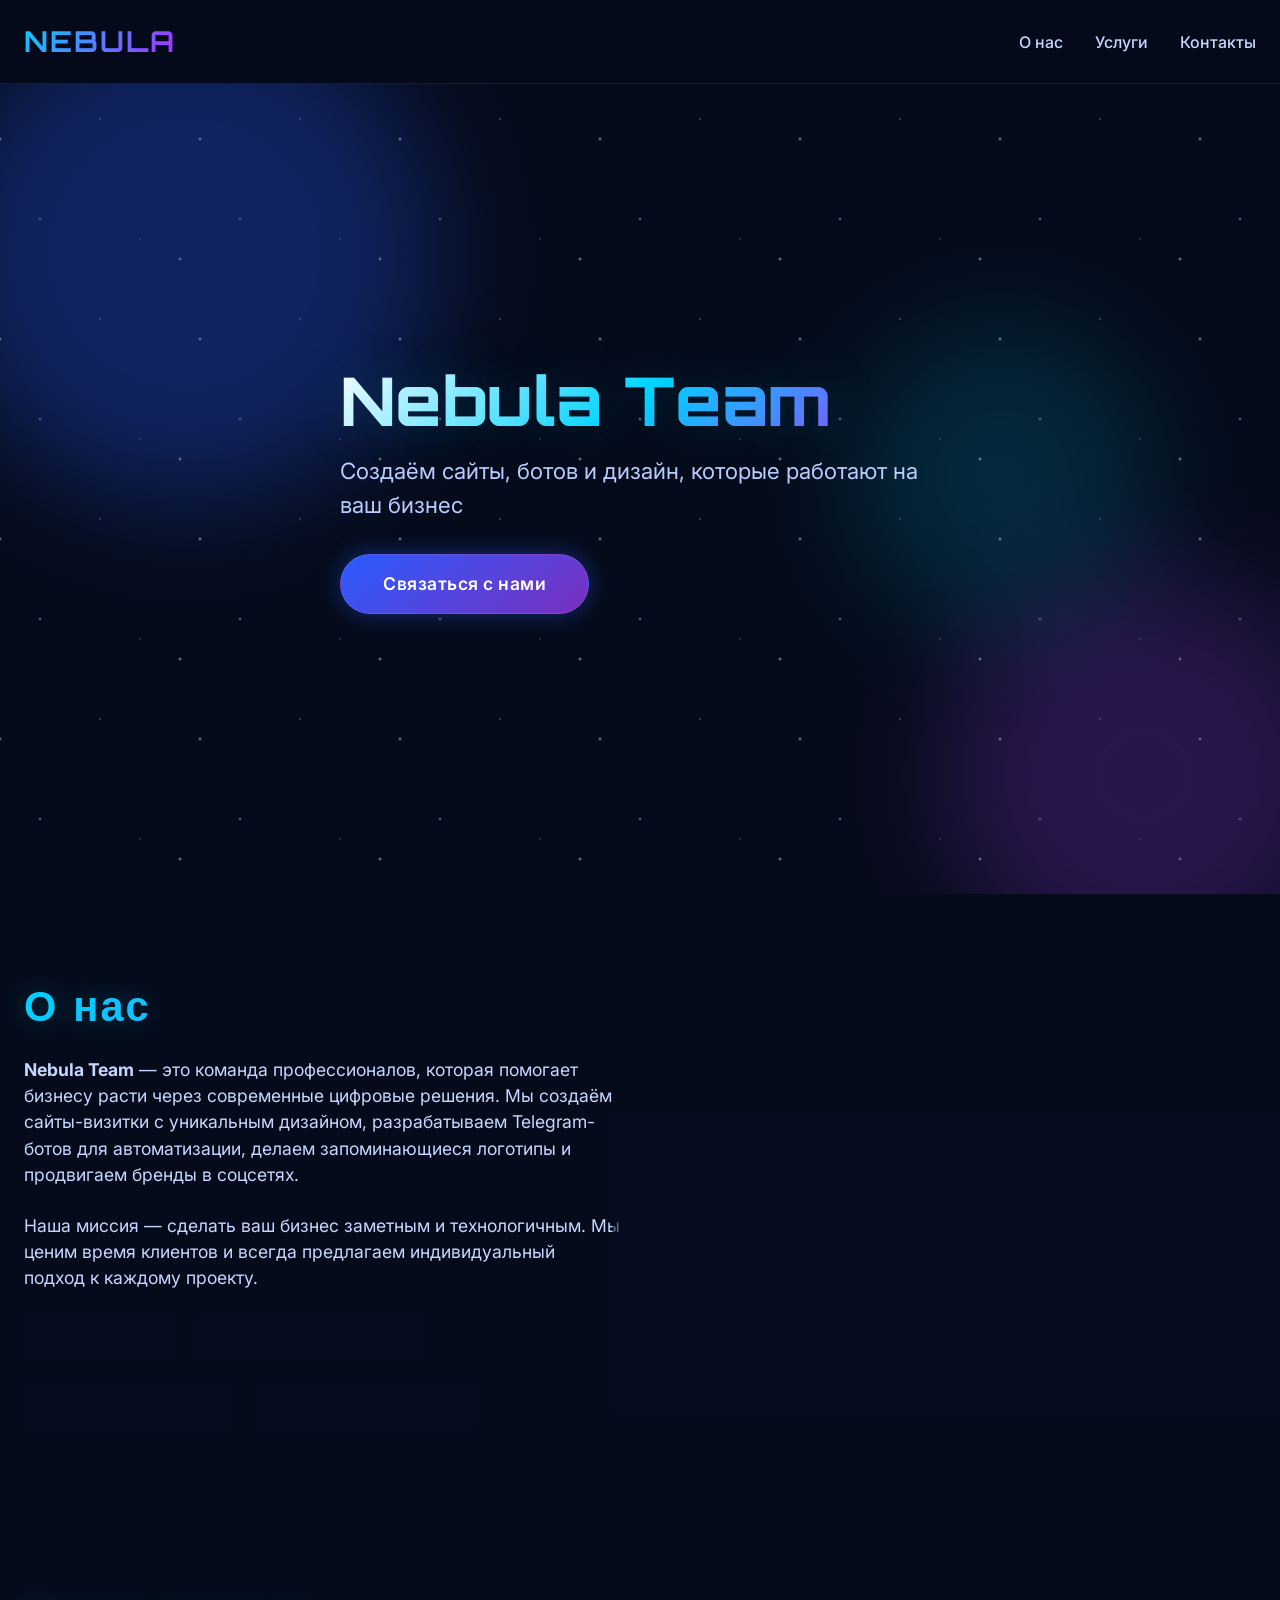
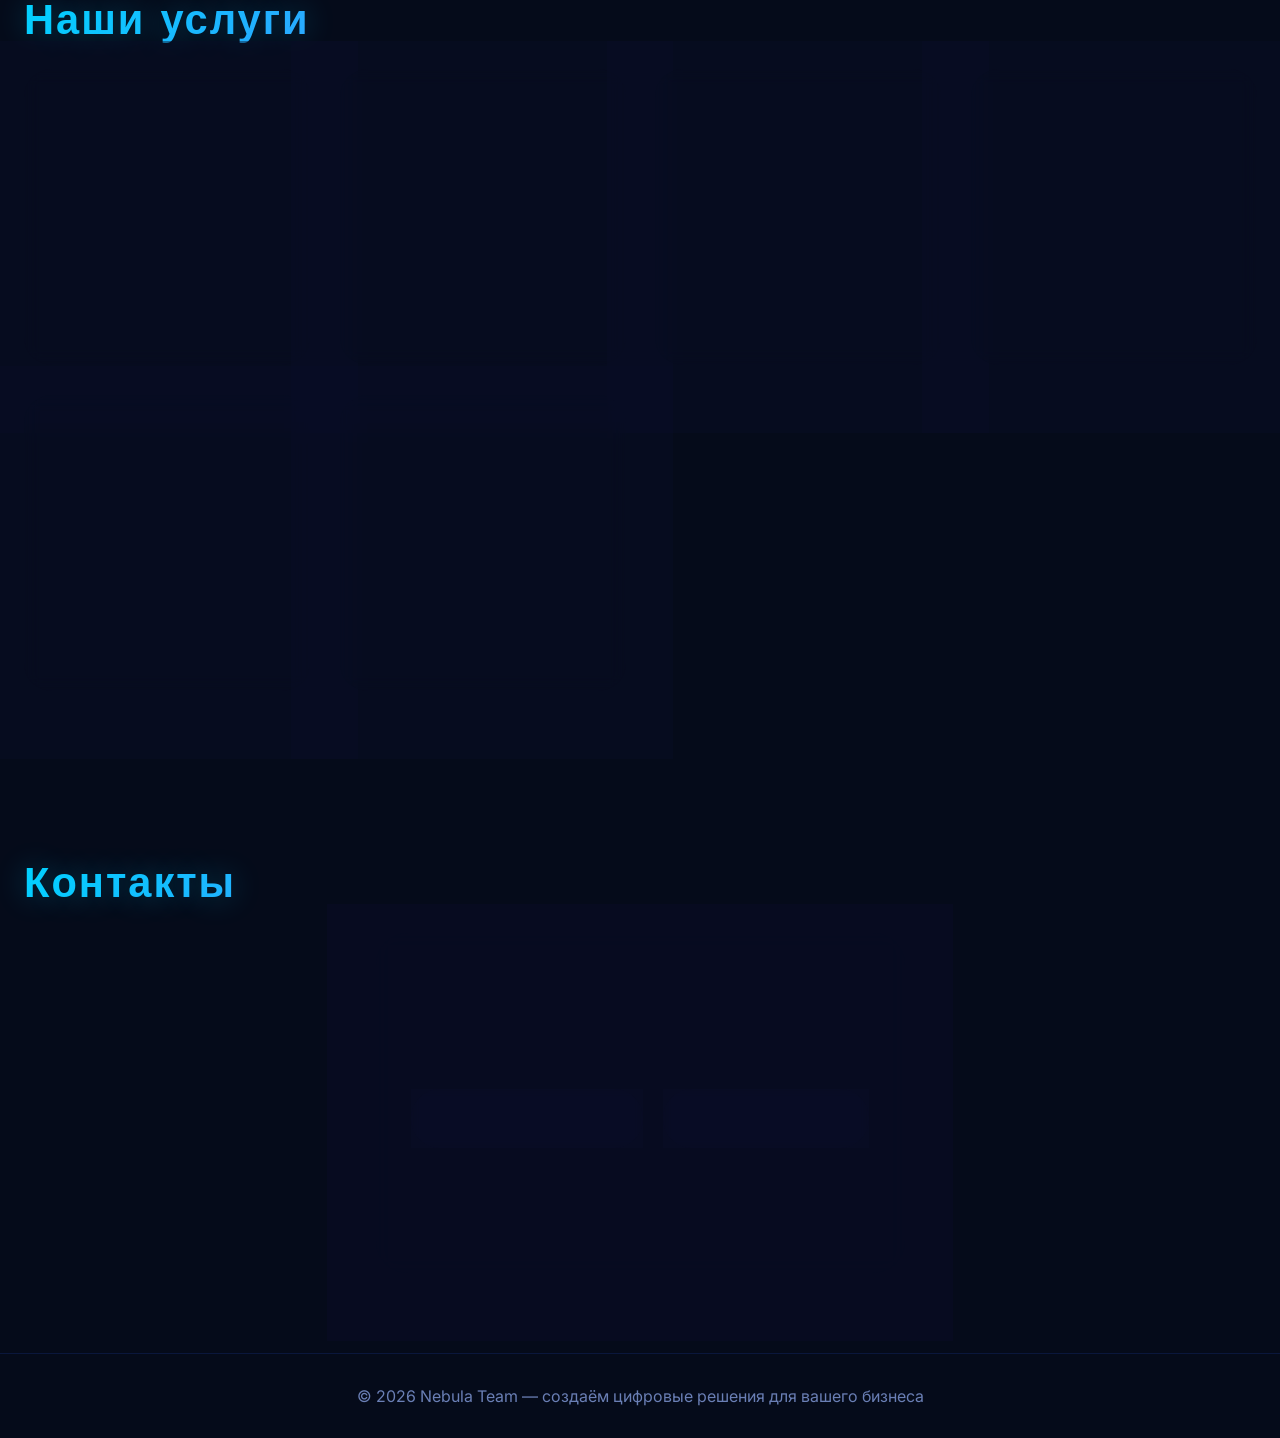
<file: index.html>
<!DOCTYPE html>
<html lang="ru">
<head>
<meta name="google-site-verification" content="OUzgle-nrK6wwxbK2vYzym5A65etgGPjcfLJMuXwtPs" />
    <!-- Название вкладки в браузере и главный заголовок для поиска -->
<title>Nebula Team — Разработка сайтов, ботов и дизайн</title>

<!-- Краткое описание сайта, которое будет в сниппете (выдержке) поиска -->
<meta name="description" content="Nebula Team: создаём сайты-визитки, Telegram-ботов, логотипы и занимаемся SMM-маркетингом. Индивидуальный подход и современные решения для бизнеса.">

<!-- Ключевые слова (по ним тоже ищут) -->
<meta name="keywords" content="Nebula Team, разработка сайтов, создание ботов, дизайн логотипов, SMM маркетинг, IT команда">

<!-- Название для соцсетей (при расшаривании ссылки) -->
<meta property="og:title" content="Nebula Team">
<meta property="og:description" content="Создаём цифровые решения для вашего бизнеса.">
<meta property="og:type" content="website">
    <meta charset="UTF-8">
    <meta name="viewport" content="width=device-width, initial-scale=1.0">
    <title>Nebula Team · IT-студия</title>
    <link rel="stylesheet" href="style.css">
    <!-- Шрифты -->
    <link rel="preconnect" href="https://fonts.googleapis.com">
    <link rel="preconnect" href="https://fonts.gstatic.com" crossorigin>
    <link href="https://fonts.googleapis.com/css2?family=Inter:opsz,wght@14..32,400;14..32,500;14..32,600;14..32,700&family=Orbitron:wght@500;600;700;800&display=swap" rel="stylesheet">
    <!-- Font Awesome 6 -->
    <link rel="stylesheet" href="https://cdnjs.cloudflare.com/ajax/libs/font-awesome/6.0.0-beta3/css/all.min.css">
</head>
<body>
    <!-- ========== ХЕДЕР ========== -->
    <header>
        <div class="container header-inner">
            <div class="logo-container">
                <span class="logo-text">NEBULA</span>
            </div>
            <nav>
                <button class="hamburger" id="hamburger" aria-label="Меню">
                    <i class="fas fa-bars"></i>
                </button>
                <ul id="nav-menu">
                    <li><a href="#about">О нас</a></li>
                    <li><a href="#services">Услуги</a></li>
                    <li><a href="#contacts">Контакты</a></li>
                </ul>
            </nav>
        </div>
    </header>

    <!-- ========== HERO ========== -->
    <section class="hero" id="home">
        <div class="hero-bg">
            <div class="stars"></div>
            <div class="floating-shapes">
                <div class="shape shape1"></div>
                <div class="shape shape2"></div>
                <div class="shape shape3"></div>
            </div>
        </div>
        <div class="container hero-content">
            <h1>Nebula Team</h1>
            <p>Создаём сайты, ботов и дизайн, которые работают на ваш бизнес</p>
            <a href="#contacts" class="btn-primary">Связаться с нами</a>
        </div>
    </section>

    <!-- ========== О НАС ========== -->
    <section id="about">
        <div class="container">
            <h2 class="section-title">О нас</h2>
            <div class="about-grid">
                <div class="about-text">
                    <p><strong>Nebula Team</strong> — это команда профессионалов, которая помогает бизнесу расти через современные цифровые решения. Мы создаём сайты-визитки с уникальным дизайном, разрабатываем Telegram-ботов для автоматизации, делаем запоминающиеся логотипы и продвигаем бренды в соцсетях.</p>
                    <p>Наша миссия — сделать ваш бизнес заметным и технологичным. Мы ценим время клиентов и всегда предлагаем индивидуальный подход к каждому проекту.</p>
                    <div class="advantages">
                        <span class="advantage-item"><i class="fas fa-rocket"></i> Быстрота</span>
                        <span class="advantage-item"><i class="fas fa-palette"></i> Уникальный дизайн</span>
                        <span class="advantage-item"><i class="fas fa-headset"></i> Поддержка 24/7</span>
                        <span class="advantage-item"><i class="fas fa-medal"></i> Гарантия качества</span>
                    </div>
                </div>
                <div class="glass" style="padding: 30px; min-height: 200px; display: flex; align-items: center; justify-content: center; flex-direction: column;">
                    <span style="font-size: 4rem; opacity: 0.4;"><i class="fas fa-users"></i></span>
                    <span style="font-family: 'Orbitron', sans-serif; font-size: 1.4rem; margin-top: 8px;">Команда профессионалов</span>
                </div>
            </div>
        </div>
    </section>

    <!-- ========== УСЛУГИ (кликабельные) ========== -->
    <section id="services">
        <div class="container">
            <h2 class="section-title">Наши услуги</h2>
            <div class="services-grid">
                <!-- 1. Сайты-визитки -->
                <a href="service.html?id=websites" class="service-card-link">
                    <div class="service-card glass">
                        <i class="fas fa-laptop-code"></i>
                        <h3>Сайты-визитки</h3>
                        <p>Разработка стильных сайтов с рабочей формой обратной связи и индивидуальным дизайном под ваш бизнес.</p>
                        <span class="service-tag">Подробнее →</span>
                    </div>
                </a>
                <!-- 2. Telegram-боты -->
                <a href="service.html?id=telegram" class="service-card-link">
                    <div class="service-card glass">
                        <i class="fab fa-telegram"></i>
                        <h3>Telegram-боты</h3>
                        <p>Создание умных ботов для автоматизации продаж, консультаций и взаимодействия с клиентами.</p>
                        <span class="service-tag">Подробнее →</span>
                    </div>
                </a>
                <!-- 3. Логотипы и брендинг -->
                <a href="service.html?id=logo" class="service-card-link">
                    <div class="service-card glass">
                        <i class="fas fa-pen-fancy"></i>
                        <h3>Логотипы и брендинг</h3>
                        <p>Разработка уникальных логотипов, фирменного стиля и айдентики, которые выделят ваш бренд.</p>
                        <span class="service-tag">Подробнее →</span>
                    </div>
                </a>
                <!-- 4. SMM-маркетинг -->
                <a href="service.html?id=smm" class="service-card-link">
                    <div class="service-card glass">
                        <i class="fas fa-share-alt"></i>
                        <h3>SMM-маркетинг</h3>
                        <p>Комплексное продвижение в социальных сетях: контент, таргет, работа с аудиторией и аналитика.</p>
                        <span class="service-tag">Подробнее →</span>
                    </div>
                </a>
                <!-- 5. UI/UX Дизайн -->
                <a href="service.html?id=uiux" class="service-card-link">
                    <div class="service-card glass">
                        <i class="fas fa-paint-brush"></i>
                        <h3>UI/UX Дизайн</h3>
                        <p>Создание удобных и красивых интерфейсов для сайтов, приложений и любых цифровых продуктов.</p>
                        <span class="service-tag">Подробнее →</span>
                    </div>
                </a>
                <!-- 6. IT-консалтинг -->
                <a href="service.html?id=consulting" class="service-card-link">
                    <div class="service-card glass">
                        <i class="fas fa-rocket"></i>
                        <h3>IT-консалтинг</h3>
                        <p>Помощь в выборе цифровых решений, аудит и стратегия развития вашего бизнеса онлайн.</p>
                        <span class="service-tag">Подробнее →</span>
                    </div>
                </a>
            </div>
        </div>
    </section>

    <!-- ========== КОНТАКТЫ ========== -->
    <section id="contacts">
        <div class="container">
            <h2 class="section-title">Контакты</h2>
            <div class="contacts-wrapper">
                <div class="social-block glass" style="grid-column: 1 / -1; max-width: 600px; margin: 0 auto;">
                    <h3>Свяжитесь с нами</h3>
                    <p style="color: #b8ccff; margin-bottom: 16px;">Мы всегда на связи! Напишите нам в соцсетях или по email:</p>
                    <div class="social-links" style="justify-content: center;">
                        <a href="https://vk.ru/club239678865" target="_blank" rel="noopener">
                            <i class="fab fa-vk" style="color: #4C75A3;"></i> Мы во ВКонтакте
                        </a>
                        <a href="https://t.me/nebulateam36" target="_blank" rel="noopener">
                            <i class="fab fa-telegram-plane" style="color: #26A5E4;"></i> Наш Telegram
                        </a>
                    </div>
                    <div style="margin-top: 20px; color: #8aa3ff; text-align: center;">
                        <p><i class="fas fa-envelope"></i> nebulateam36@gmail.com</p>
                        <p><i class="fas fa-phone-alt"></i> +7 (905) 044-17-13</p>
                    </div>
                </div>
            </div>
        </div>
    </section>

    <!-- ========== ФУТЕР ========== -->
    <footer style="padding: 30px 0; border-top: 1px solid rgba(42,92,255,0.15); text-align: center; color: #6a7fb5;">
        <div class="container">
            <p>© 2026 Nebula Team — создаём цифровые решения для вашего бизнеса</p>
        </div>
    </footer>

    <script src="script.js"></script>
</body>
</html>
</file>
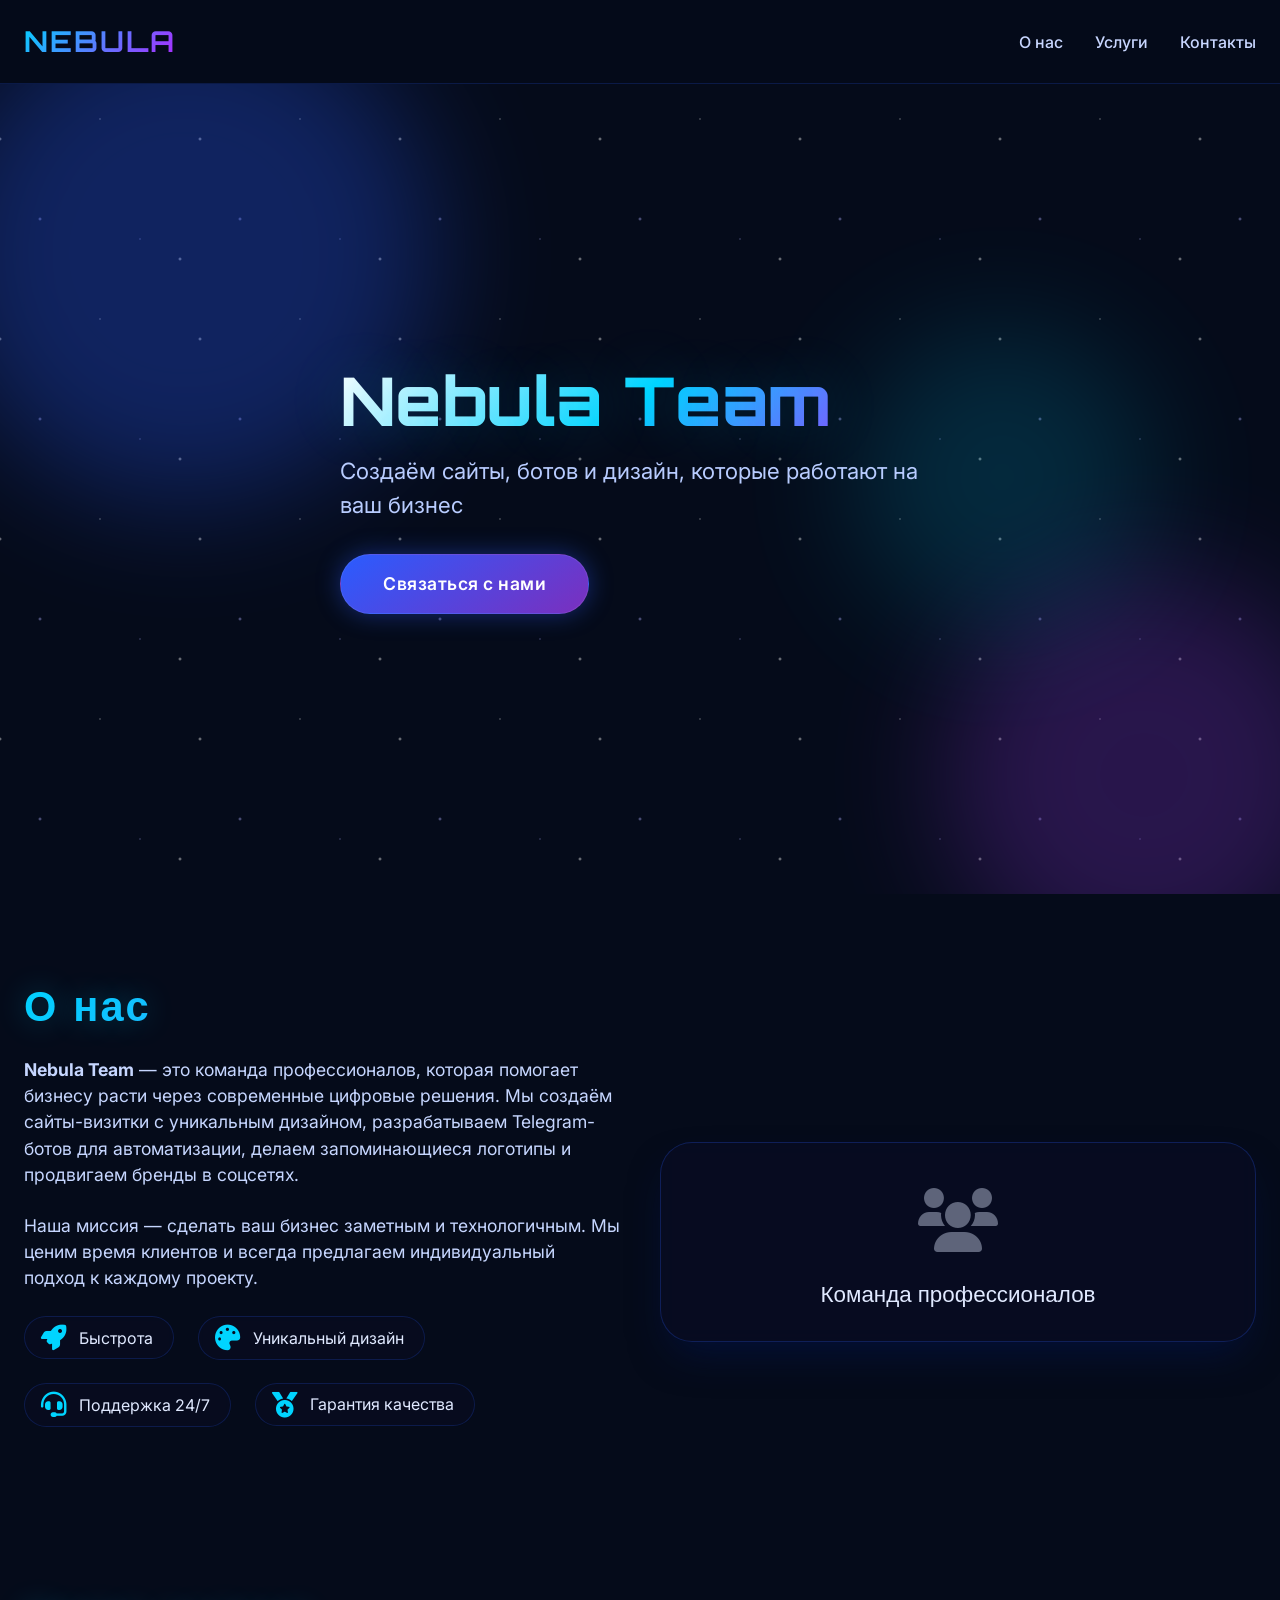
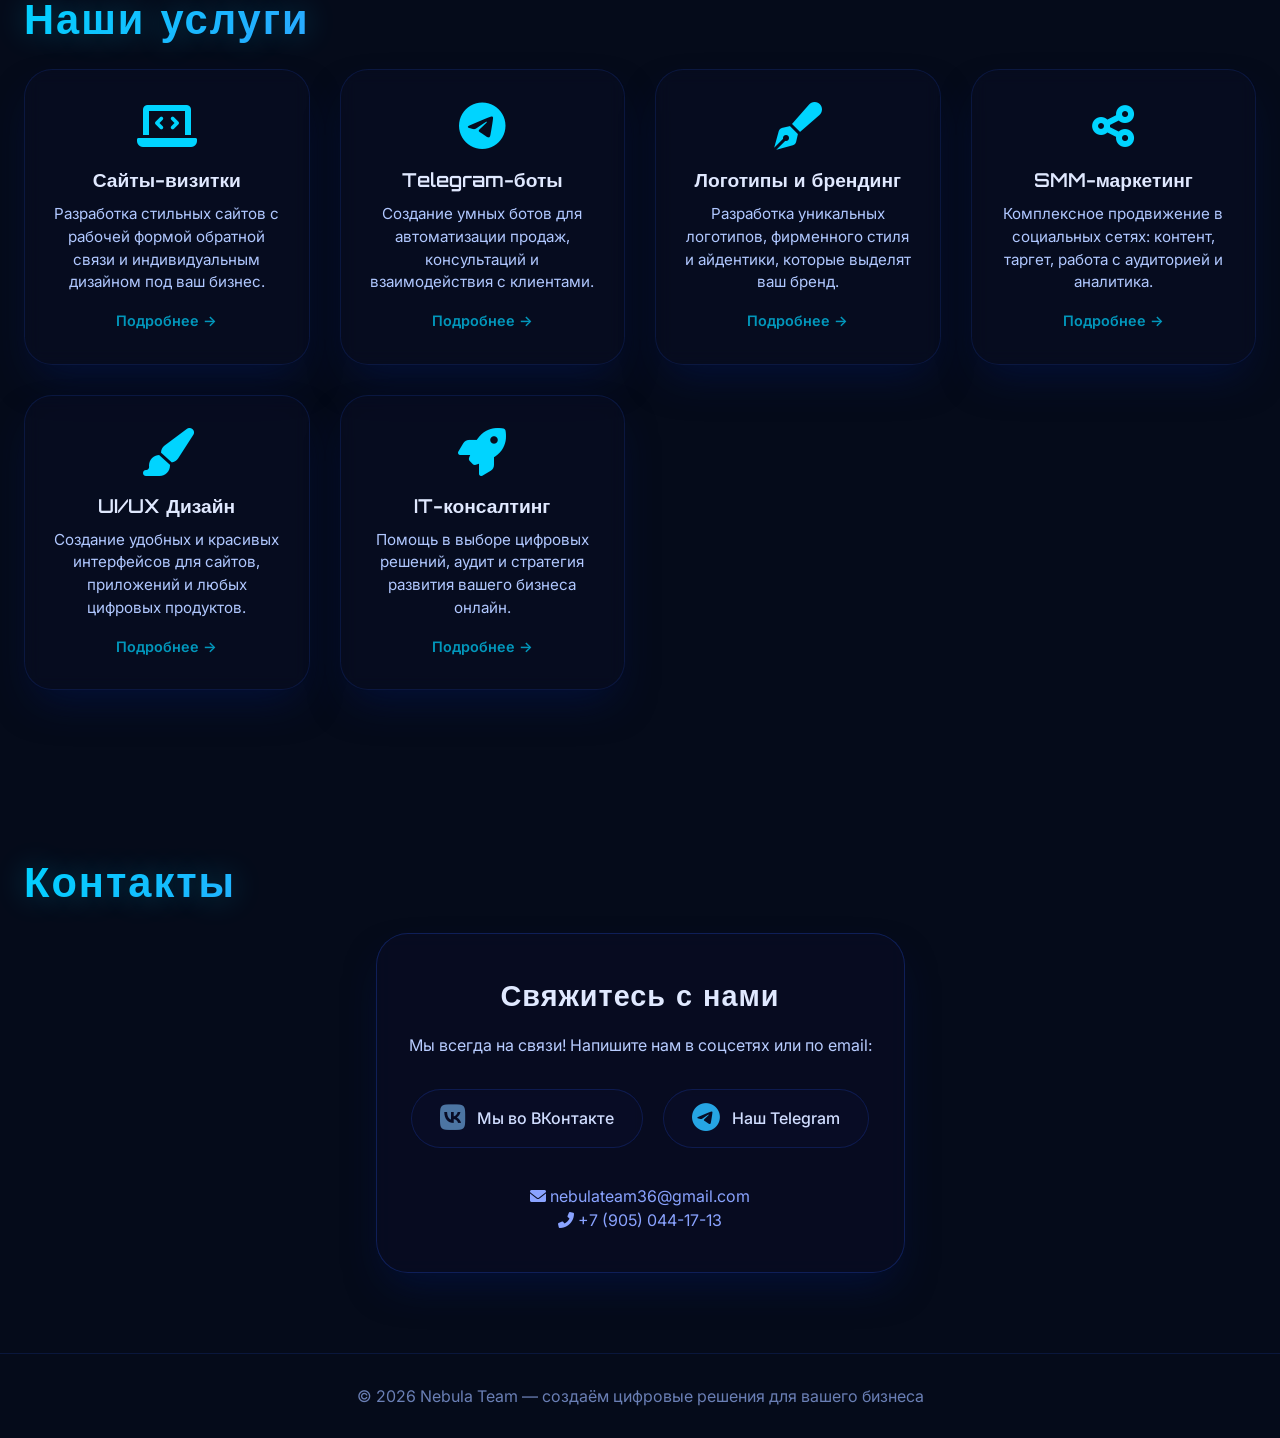
<file: sait.html>
<!DOCTYPE html>
<html lang="ru">
<head>
    <meta charset="UTF-8">
    <meta name="viewport" content="width=device-width, initial-scale=1.0">
    <title>Nebula Team · IT-студия</title>
    <link rel="stylesheet" href="style.css">
    <!-- Шрифты -->
    <link rel="preconnect" href="https://fonts.googleapis.com">
    <link rel="preconnect" href="https://fonts.gstatic.com" crossorigin>
    <link href="https://fonts.googleapis.com/css2?family=Inter:opsz,wght@14..32,400;14..32,500;14..32,600;14..32,700&family=Orbitron:wght@500;600;700;800&display=swap" rel="stylesheet">
    <!-- Font Awesome 6 -->
    <link rel="stylesheet" href="https://cdnjs.cloudflare.com/ajax/libs/font-awesome/6.0.0-beta3/css/all.min.css">
</head>
<body>
    <!-- ========== ХЕДЕР ========== -->
    <header>
        <div class="container header-inner">
            <div class="logo-container">
                <span class="logo-text">NEBULA</span>
            </div>
            <nav>
                <button class="hamburger" id="hamburger" aria-label="Меню">
                    <i class="fas fa-bars"></i>
                </button>
                <ul id="nav-menu">
                    <li><a href="#about">О нас</a></li>
                    <li><a href="#services">Услуги</a></li>
                    <li><a href="#contacts">Контакты</a></li>
                </ul>
            </nav>
        </div>
    </header>

    <!-- ========== HERO ========== -->
    <section class="hero" id="home">
        <div class="hero-bg">
            <div class="stars"></div>
            <div class="floating-shapes">
                <div class="shape shape1"></div>
                <div class="shape shape2"></div>
                <div class="shape shape3"></div>
            </div>
        </div>
        <div class="container hero-content">
            <h1>Nebula Team</h1>
            <p>Создаём сайты, ботов и дизайн, которые работают на ваш бизнес</p>
            <a href="#contacts" class="btn-primary">Связаться с нами</a>
        </div>
    </section>

    <!-- ========== О НАС ========== -->
    <section id="about">
        <div class="container">
            <h2 class="section-title">О нас</h2>
            <div class="about-grid">
                <div class="about-text">
                    <p><strong>Nebula Team</strong> — это команда профессионалов, которая помогает бизнесу расти через современные цифровые решения. Мы создаём сайты-визитки с уникальным дизайном, разрабатываем Telegram-ботов для автоматизации, делаем запоминающиеся логотипы и продвигаем бренды в соцсетях.</p>
                    <p>Наша миссия — сделать ваш бизнес заметным и технологичным. Мы ценим время клиентов и всегда предлагаем индивидуальный подход к каждому проекту.</p>
                    <div class="advantages">
                        <span class="advantage-item"><i class="fas fa-rocket"></i> Быстрота</span>
                        <span class="advantage-item"><i class="fas fa-palette"></i> Уникальный дизайн</span>
                        <span class="advantage-item"><i class="fas fa-headset"></i> Поддержка 24/7</span>
                        <span class="advantage-item"><i class="fas fa-medal"></i> Гарантия качества</span>
                    </div>
                </div>
                <div class="glass" style="padding: 30px; min-height: 200px; display: flex; align-items: center; justify-content: center; flex-direction: column;">
                    <span style="font-size: 4rem; opacity: 0.4;"><i class="fas fa-users"></i></span>
                    <span style="font-family: 'Orbitron', sans-serif; font-size: 1.4rem; margin-top: 8px;">Команда профессионалов</span>
                </div>
            </div>
        </div>
    </section>

    <!-- ========== УСЛУГИ (кликабельные) ========== -->
    <section id="services">
        <div class="container">
            <h2 class="section-title">Наши услуги</h2>
            <div class="services-grid">
                <!-- 1. Сайты-визитки -->
                <a href="service.html?id=websites" class="service-card-link">
                    <div class="service-card glass">
                        <i class="fas fa-laptop-code"></i>
                        <h3>Сайты-визитки</h3>
                        <p>Разработка стильных сайтов с рабочей формой обратной связи и индивидуальным дизайном под ваш бизнес.</p>
                        <span class="service-tag">Подробнее →</span>
                    </div>
                </a>
                <!-- 2. Telegram-боты -->
                <a href="service.html?id=telegram" class="service-card-link">
                    <div class="service-card glass">
                        <i class="fab fa-telegram"></i>
                        <h3>Telegram-боты</h3>
                        <p>Создание умных ботов для автоматизации продаж, консультаций и взаимодействия с клиентами.</p>
                        <span class="service-tag">Подробнее →</span>
                    </div>
                </a>
                <!-- 3. Логотипы и брендинг -->
                <a href="service.html?id=logo" class="service-card-link">
                    <div class="service-card glass">
                        <i class="fas fa-pen-fancy"></i>
                        <h3>Логотипы и брендинг</h3>
                        <p>Разработка уникальных логотипов, фирменного стиля и айдентики, которые выделят ваш бренд.</p>
                        <span class="service-tag">Подробнее →</span>
                    </div>
                </a>
                <!-- 4. SMM-маркетинг -->
                <a href="service.html?id=smm" class="service-card-link">
                    <div class="service-card glass">
                        <i class="fas fa-share-alt"></i>
                        <h3>SMM-маркетинг</h3>
                        <p>Комплексное продвижение в социальных сетях: контент, таргет, работа с аудиторией и аналитика.</p>
                        <span class="service-tag">Подробнее →</span>
                    </div>
                </a>
                <!-- 5. UI/UX Дизайн -->
                <a href="service.html?id=uiux" class="service-card-link">
                    <div class="service-card glass">
                        <i class="fas fa-paint-brush"></i>
                        <h3>UI/UX Дизайн</h3>
                        <p>Создание удобных и красивых интерфейсов для сайтов, приложений и любых цифровых продуктов.</p>
                        <span class="service-tag">Подробнее →</span>
                    </div>
                </a>
                <!-- 6. IT-консалтинг -->
                <a href="service.html?id=consulting" class="service-card-link">
                    <div class="service-card glass">
                        <i class="fas fa-rocket"></i>
                        <h3>IT-консалтинг</h3>
                        <p>Помощь в выборе цифровых решений, аудит и стратегия развития вашего бизнеса онлайн.</p>
                        <span class="service-tag">Подробнее →</span>
                    </div>
                </a>
            </div>
        </div>
    </section>

    <!-- ========== КОНТАКТЫ ========== -->
    <section id="contacts">
        <div class="container">
            <h2 class="section-title">Контакты</h2>
            <div class="contacts-wrapper">
                <div class="social-block glass" style="grid-column: 1 / -1; max-width: 600px; margin: 0 auto;">
                    <h3>Свяжитесь с нами</h3>
                    <p style="color: #b8ccff; margin-bottom: 16px;">Мы всегда на связи! Напишите нам в соцсетях или по email:</p>
                    <div class="social-links" style="justify-content: center;">
                        <a href="https://vk.ru/club239678865" target="_blank" rel="noopener">
                            <i class="fab fa-vk" style="color: #4C75A3;"></i> Мы во ВКонтакте
                        </a>
                        <a href="https://t.me/nebulateam36" target="_blank" rel="noopener">
                            <i class="fab fa-telegram-plane" style="color: #26A5E4;"></i> Наш Telegram
                        </a>
                    </div>
                    <div style="margin-top: 20px; color: #8aa3ff; text-align: center;">
                        <p><i class="fas fa-envelope"></i> nebulateam36@gmail.com</p>
                        <p><i class="fas fa-phone-alt"></i> +7 (905) 044-17-13</p>
                    </div>
                </div>
            </div>
        </div>
    </section>

    <!-- ========== ФУТЕР ========== -->
    <footer style="padding: 30px 0; border-top: 1px solid rgba(42,92,255,0.15); text-align: center; color: #6a7fb5;">
        <div class="container">
            <p>© 2026 Nebula Team — создаём цифровые решения для вашего бизнеса</p>
        </div>
    </footer>

    <script src="script.js"></script>
</body>
</html>
</file>
<file: style.css>
/* ----- RESET & БАЗА ----- */
* {
    margin: 0;
    padding: 0;
    box-sizing: border-box;
}
html {
    scroll-behavior: smooth;
}
body {
    font-family: 'Inter', sans-serif;
    background-color: #050B1A;
    color: #e0e9ff;
    line-height: 1.5;
    overflow-x: hidden;
}
a {
    text-decoration: none;
    color: inherit;
}
.container {
    max-width: 1300px;
    margin: 0 auto;
    padding: 0 24px;
}

/* ----- СТЕКЛЯННЫЕ КАРТОЧКИ И НЕОН ----- */
.glass {
    background: rgba(10, 14, 39, 0.55);
    backdrop-filter: blur(10px);
    -webkit-backdrop-filter: blur(10px);
    border: 1px solid rgba(42, 92, 255, 0.25);
    border-radius: 32px;
    box-shadow: 0 20px 40px -12px rgba(0, 20, 80, 0.6);
}
.neon-glow {
    box-shadow: 0 0 20px rgba(0, 212, 255, 0.3), 0 0 60px rgba(176, 38, 255, 0.2);
}
.btn-primary {
    display: inline-block;
    background: linear-gradient(145deg, #2A5CFF, #7B2FBE);
    border: none;
    padding: 16px 42px;
    border-radius: 60px;
    font-weight: 600;
    font-size: 1.1rem;
    color: #fff;
    letter-spacing: 0.5px;
    cursor: pointer;
    transition: 0.3s ease;
    box-shadow: 0 0 24px rgba(42, 92, 255, 0.4);
    border: 1px solid rgba(255,255,255,0.08);
}
.btn-primary:hover {
    transform: translateY(-3px) scale(1.02);
    box-shadow: 0 0 40px #2A5CFF, 0 0 80px #7B2FBE;
    background: linear-gradient(145deg, #3b6aff, #8f3fdf);
}
.section-title {
    font-family: 'Orbitron', sans-serif;
    font-weight: 700;
    font-size: 2.6rem;
    letter-spacing: 2px;
    margin-bottom: 20px;
    background: linear-gradient(135deg, #00D4FF, #B026FF);
    -webkit-background-clip: text;
    -webkit-text-fill-color: transparent;
    background-clip: text;
    text-shadow: 0 0 30px rgba(0, 212, 255, 0.3);
}

/* ----- ХЕДЕР / НАЗВАНИЕ ----- */
header {
    padding: 20px 0;
    position: sticky;
    top: 0;
    z-index: 100;
    background: rgba(5, 11, 26, 0.75);
    backdrop-filter: blur(12px);
    -webkit-backdrop-filter: blur(12px);
    border-bottom: 1px solid rgba(42, 92, 255, 0.2);
}
.header-inner {
    display: flex;
    align-items: center;
    justify-content: space-between;
    flex-wrap: wrap;
}
.logo-container {
    display: flex;
    align-items: center;
}
.logo-text {
    font-family: 'Orbitron', sans-serif;
    font-weight: 700;
    font-size: 1.8rem;
    letter-spacing: 2px;
    background: linear-gradient(135deg, #00D4FF, #B026FF);
    -webkit-background-clip: text;
    -webkit-text-fill-color: transparent;
    background-clip: text;
}

/* НАВИГАЦИЯ */
nav ul {
    display: flex;
    list-style: none;
    gap: 32px;
    align-items: center;
}
nav a {
    font-weight: 500;
    font-size: 1rem;
    color: #c8d6ff;
    transition: 0.2s;
    border-bottom: 2px solid transparent;
    padding-bottom: 4px;
}
nav a:hover {
    color: #00D4FF;
    border-bottom-color: #7B2FBE;
}
.hamburger {
    display: none;
    font-size: 2rem;
    background: none;
    border: none;
    color: #c8d6ff;
    cursor: pointer;
}

/* ----- HERO (с анимированным фоном) ----- */
.hero {
    position: relative;
    min-height: 90vh;
    display: flex;
    align-items: center;
    overflow: hidden;
    padding: 60px 0;
}
.hero-bg {
    position: absolute;
    inset: 0;
    z-index: 0;
    pointer-events: none;
}
.stars {
    position: absolute;
    width: 200%;
    height: 200%;
    top: -50%;
    left: -50%;
    background-image: radial-gradient(2px 2px at 20% 30%, #fff, rgba(0,0,0,0)),
                      radial-gradient(2px 2px at 40% 70%, #b0b0ff, rgba(0,0,0,0)),
                      radial-gradient(1px 1px at 70% 20%, #fff, rgba(0,0,0,0)),
                      radial-gradient(1px 1px at 90% 80%, #b0b0ff, rgba(0,0,0,0)),
                      radial-gradient(2px 2px at 10% 90%, #fff, rgba(0,0,0,0));
    background-size: 200px 200px;
    animation: starPulse 8s infinite alternate;
    opacity: 0.6;
}
@keyframes starPulse {
    0% { opacity: 0.4; transform: scale(1); }
    100% { opacity: 0.9; transform: scale(1.02); }
}
.floating-shapes {
    position: absolute;
    width: 100%;
    height: 100%;
    top: 0;
    left: 0;
}
.shape {
    position: absolute;
    border-radius: 50%;
    filter: blur(60px);
    opacity: 0.3;
    animation: float 16s infinite alternate ease-in-out;
}
.shape1 { width: 500px; height: 500px; background: #2A5CFF; top: -10%; left: -5%; }
.shape2 { width: 400px; height: 400px; background: #7B2FBE; bottom: -10%; right: -5%; animation-duration: 20s; }
.shape3 { width: 300px; height: 300px; background: #00D4FF; top: 30%; right: 10%; animation-duration: 14s; opacity: 0.15; }
@keyframes float {
    0% { transform: translate(0, 0) scale(1); }
    100% { transform: translate(40px, -30px) scale(1.1); }
}
.hero-content {
    position: relative;
    z-index: 2;
    max-width: 800px;
}
.hero h1 {
    font-family: 'Orbitron', sans-serif;
    font-weight: 800;
    font-size: 4.2rem;
    line-height: 1.1;
    background: linear-gradient(135deg, #fff, #00D4FF, #B026FF);
    -webkit-background-clip: text;
    -webkit-text-fill-color: transparent;
    background-clip: text;
    margin-bottom: 16px;
    text-shadow: 0 0 60px rgba(0, 212, 255, 0.2);
}
.hero p {
    font-size: 1.4rem;
    color: #b8ccff;
    margin-bottom: 32px;
    max-width: 600px;
    font-weight: 400;
}

/* ----- СЕКЦИИ ОБЩИЕ ----- */
section {
    padding: 80px 0;
}

/* О НАС */
.about-grid {
    display: grid;
    grid-template-columns: 1fr 1fr;
    gap: 40px;
    align-items: center;
}
.about-text p {
    font-size: 1.1rem;
    color: #c6d6ff;
    margin-bottom: 24px;
}
.advantages {
    display: flex;
    flex-wrap: wrap;
    gap: 24px;
    margin-top: 16px;
}
.advantage-item {
    display: flex;
    align-items: center;
    gap: 12px;
    background: rgba(10, 14, 39, 0.4);
    backdrop-filter: blur(4px);
    padding: 8px 20px 8px 16px;
    border-radius: 40px;
    border: 1px solid rgba(42, 92, 255, 0.2);
}
.advantage-item i {
    font-size: 1.6rem;
    color: #00D4FF;
}

/* УСЛУГИ */
.services-grid {
    display: grid;
    grid-template-columns: repeat(auto-fit, minmax(250px, 1fr));
    gap: 30px;
    margin-top: 20px;
}
.service-card {
    padding: 32px 24px;
    text-align: center;
    transition: 0.25s ease;
    border-radius: 28px;
    background: rgba(10, 14, 39, 0.45);
    backdrop-filter: blur(8px);
    border: 1px solid rgba(42, 92, 255, 0.15);
}
.service-card:hover {
    transform: translateY(-10px);
    border-color: #7B2FBE;
    box-shadow: 0 0 30px rgba(123, 47, 190, 0.3);
}
.service-card i {
    font-size: 3rem;
    color: #00D4FF;
    margin-bottom: 16px;
}
.service-card h3 {
    font-family: 'Orbitron', sans-serif;
    font-weight: 600;
    font-size: 1.2rem;
    margin-bottom: 8px;
}
.service-card p {
    color: #b0c8ff;
    font-size: 0.95rem;
}

/* КОНТАКТЫ (только соцсети, форма удалена) */
.contacts-wrapper {
    display: flex;
    justify-content: center;
    margin-top: 20px;
}
.social-block {
    padding: 40px 32px;
    display: flex;
    flex-direction: column;
    gap: 16px;
    align-items: center;
    text-align: center;
}
.social-block h3 {
    font-family: 'Orbitron', sans-serif;
    font-size: 1.8rem;
    letter-spacing: 1px;
}
.social-links {
    display: flex;
    flex-wrap: wrap;
    gap: 20px;
    justify-content: center;
}
.social-links a {
    display: inline-flex;
    align-items: center;
    gap: 12px;
    background: rgba(10, 14, 39, 0.6);
    backdrop-filter: blur(4px);
    padding: 14px 28px;
    border-radius: 60px;
    border: 1px solid rgba(42, 92, 255, 0.2);
    font-weight: 500;
    transition: 0.2s;
    color: #d0ddff;
}
.social-links a i {
    font-size: 1.8rem;
}
.social-links a:hover {
    border-color: #00D4FF;
    box-shadow: 0 0 24px rgba(0, 212, 255, 0.2);
    transform: scale(1.03);
}

/* ----- АДАПТИВНОСТЬ (Mobile First) ----- */
@media (max-width: 992px) {
    .about-grid {
        grid-template-columns: 1fr;
    }
    .hero h1 {
        font-size: 3.2rem;
    }
}
@media (max-width: 768px) {
    .hamburger {
        display: block;
    }
    nav ul {
        display: none;
        flex-direction: column;
        background: rgba(5, 11, 26, 0.95);
        backdrop-filter: blur(12px);
        padding: 20px;
        border-radius: 24px;
        margin-top: 12px;
        gap: 16px;
        width: 100%;
    }
    nav ul.show {
        display: flex;
    }
    .header-inner {
        flex-wrap: wrap;
    }
    nav {
        width: 100%;
    }
    .hero h1 {
        font-size: 2.6rem;
    }
    .hero p {
        font-size: 1.1rem;
    }
    .section-title {
        font-size: 2rem;
    }
    .services-grid {
        grid-template-columns: 1fr 1fr;
    }
}
@media (max-width: 480px) {
    .services-grid {
        grid-template-columns: 1fr;
    }
    .social-links a {
        width: 100%;
        justify-content: center;
    }
    .logo-text {
        font-size: 1.4rem;
    }
}
/* ============================================================
   КЛИКАБЕЛЬНЫЕ КАРТОЧКИ УСЛУГ
   ============================================================ */
.service-card-link {
    text-decoration: none;
    color: inherit;
    display: block;
    transition: transform 0.3s ease;
}

.service-card-link:hover {
    transform: translateY(-5px);
}

.service-card-link .service-card {
    cursor: pointer;
    transition: all 0.3s ease;
    height: 100%;
    display: flex;
    flex-direction: column;
}

.service-card-link .service-card:hover {
    border-color: #00D4FF;
    box-shadow: 0 0 40px rgba(0, 212, 255, 0.2);
}

.service-tag {
    display: inline-block;
    margin-top: 16px;
    color: #00D4FF;
    font-weight: 600;
    font-size: 0.9rem;
    transition: all 0.3s ease;
    opacity: 0.7;
}

.service-card-link:hover .service-tag {
    opacity: 1;
    transform: translateX(5px);
}

/* ============================================================
   СТРАНИЦА УСЛУГИ (service.html)
   ============================================================ */
.back-link {
    transition: all 0.3s ease;
}

.back-link:hover {
    color: #B026FF !important;
    transform: translateX(-5px);
}

.service-detail-card {
    animation: fadeInUp 0.6s ease;
}

@keyframes fadeInUp {
    from {
        opacity: 0;
        transform: translateY(30px);
    }
    to {
        opacity: 1;
        transform: translateY(0);
    }
}

@media (max-width: 768px) {
    .service-detail-card {
        padding: 30px 20px !important;
    }
    
    .service-detail-content .service-header {
        flex-direction: column;
        text-align: center;
    }
    
    .service-detail-content [style*="grid-template-columns: 1fr 1fr"] {
        grid-template-columns: 1fr !important;
    }
    
    .service-detail-content [style*="grid-template-columns: 1fr 1fr 1fr"] {
        grid-template-columns: 1fr !important;
    }
    
    .service-detail-content h1 {
        font-size: 1.8rem !important;
    }
}
</file>
